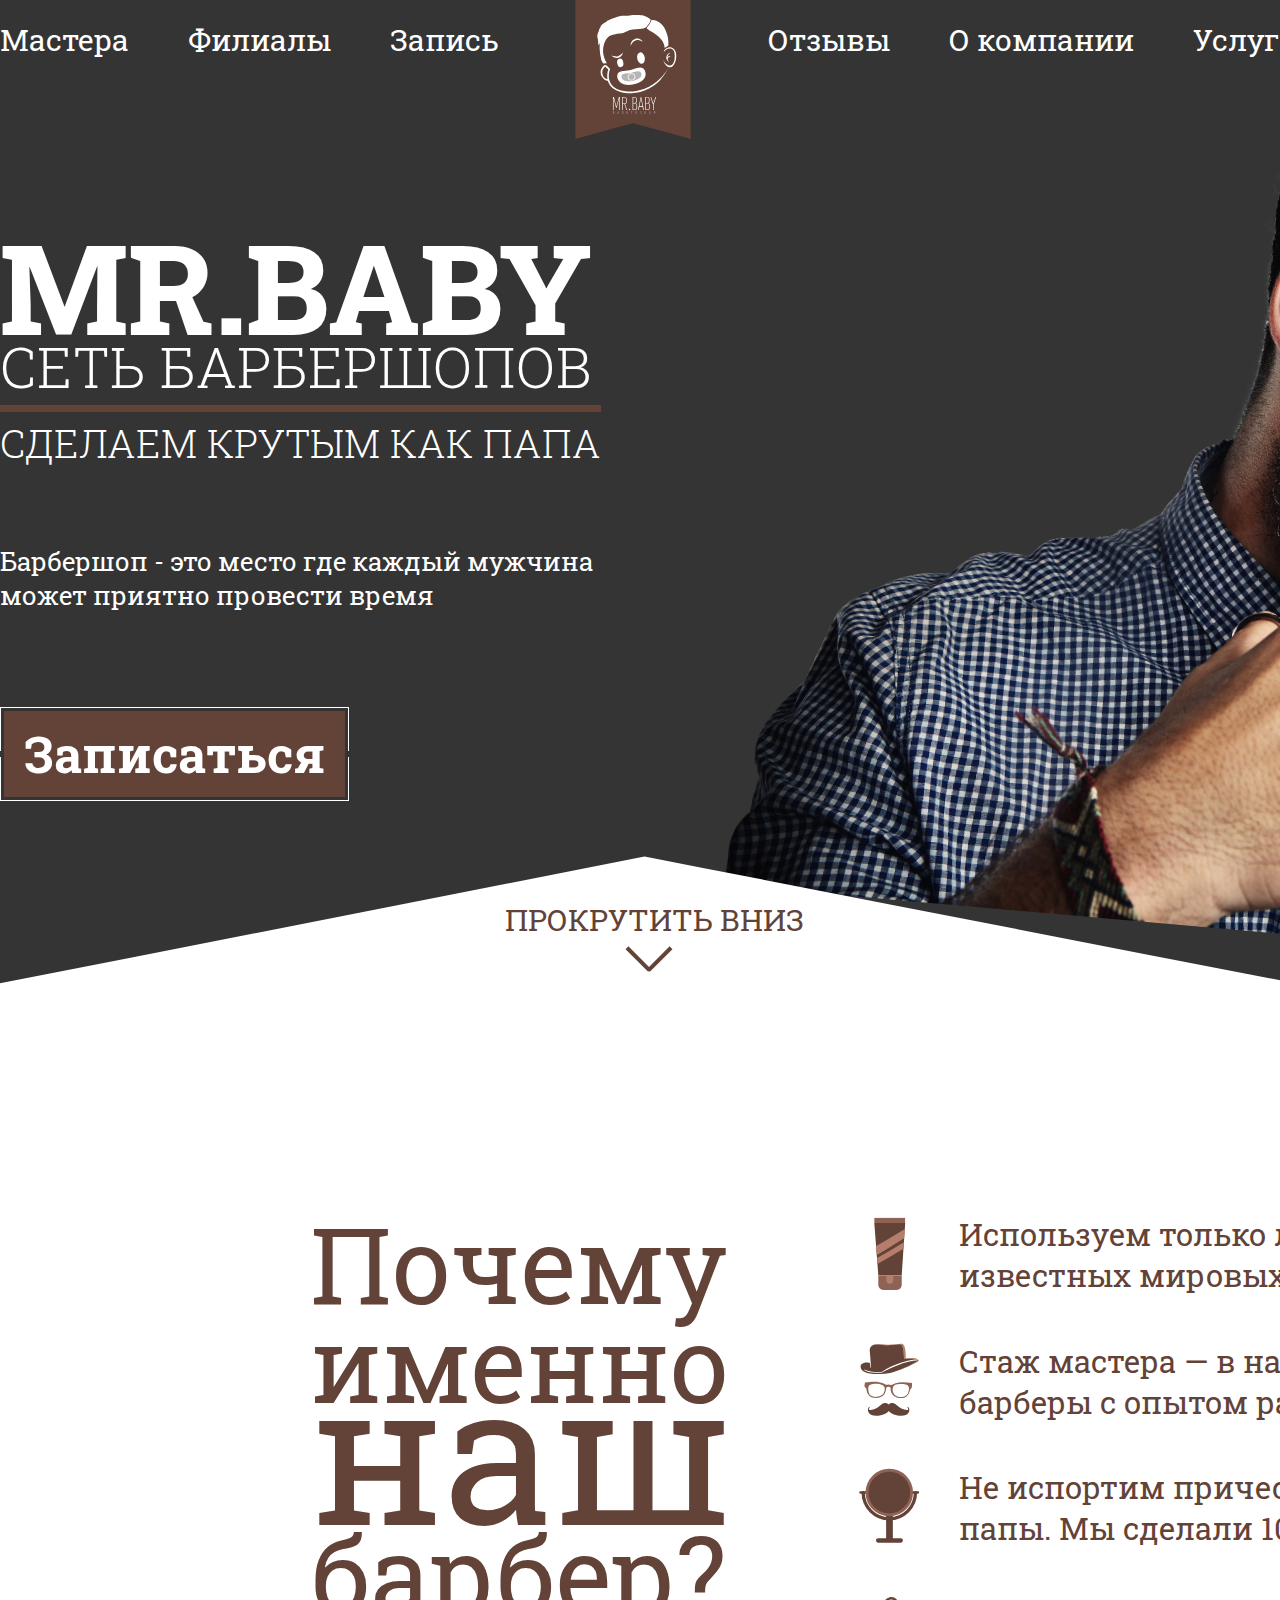
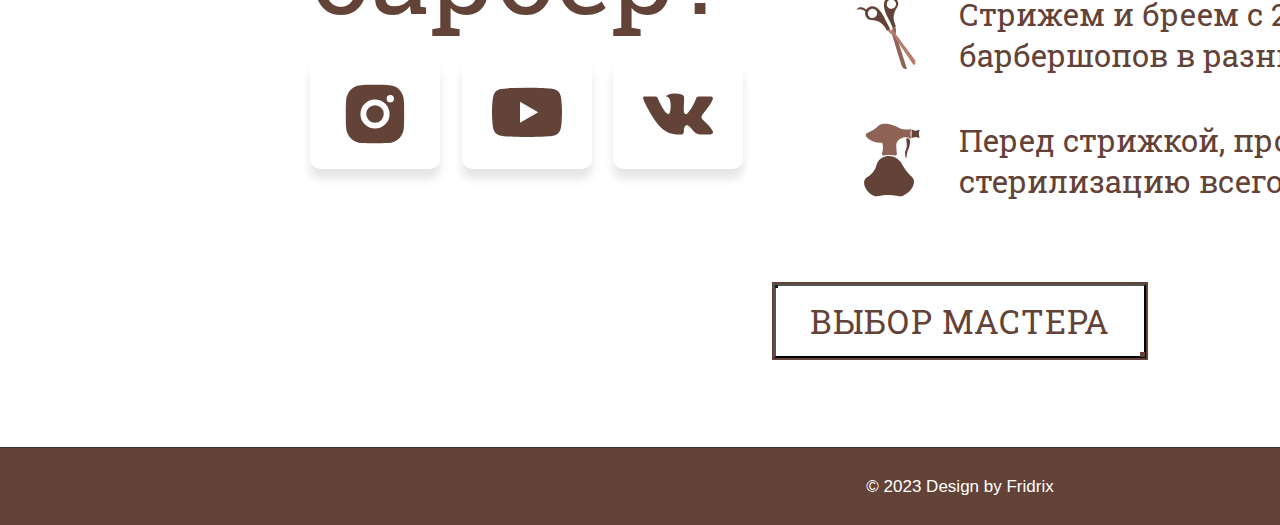
<file: index.html>
<!DOCTYPE html>
<html lang="en">

<head>
    <meta charset="UTF-8">
    <meta http-equiv="X-UA-Compatible" content="IE=edge">
    <meta name="viewport" content="width=device-width, initial-scale=1.0">
    <link rel="stylesheet" href="style.css" type="text/css" />
    <link href='https://fonts.googleapis.com/css?family=Roboto Slab' rel='stylesheet'>
    <link href="https://cdn.jsdelivr.net/npm/bootstrap@5.3.0-alpha3/dist/css/bootstrap.min.css" rel="stylesheet" integrity="sha384-KK94CHFLLe+nY2dmCWGMq91rCGa5gtU4mk92HdvYe+M/SXH301p5ILy+dN9+nJOZ" crossorigin="anonymous">
<script src="https://cdn.jsdelivr.net/npm/bootstrap@5.3.0-alpha3/dist/js/bootstrap.bundle.min.js" integrity="sha384-ENjdO4Dr2bkBIFxQpeoTz1HIcje39Wm4jDKdf19U8gI4ddQ3GYNS7NTKfAdVQSZe" crossorigin="anonymous"></script>

    <title>Mr.Baby</title>
    <style>
        * {
            margin: 0;
            padding: 0;
        }
    </style>
    <style>
        body {
            font-family: 'Roboto Slab';
        }
        </style>
</head>

<body class="text-bg-dark">
    <div class="mov">
        <img src="movemove.png" alt="" width="1429px" height="999p">
    </div>
    <div class="navigation">
        <div class="navigationflex">
        <ul>
            <li><a href="index3.html">Мастера</a></li>
            <li><a href="#">Филиалы</a></li>
            <li><a href="#">Запись</a></li>
            <li id="logo"><a href="index.html"> <img src="logo.svg" width="150" height="160"></a></li>
            <li><a href="#">Отзывы</a></li>
            <li><a href="index2.html">О компании</a></li>
            <li><a href="#">Услуги</a></li>
        </ul>
    </div>
    </div>
    <div class="body2">
        <div class="body3">
            <div class="h1">
                <h1> MR.BABY</h1>
            </div>
            <div class="h2">
                <h2>СЕТЬ БАРБЕРШОПОВ</h2>
            </div>
            <div class="h3">
                <h3>СДЕЛАЕМ КРУТЫМ КАК ПАПА</h3>
            </div>
            <div>
                <h4>Барбершоп - это место где каждый мужчина<br>
                    может приятно провести время</h4>
            </div>
            <div class="polygon">
                <img src="poly.svg" alt="">
    
            </div>
            <div><a href="#" style="text-decoration: none;"><button class="button">
                        <span class="button_lg">
                            <span class="button_sl"></span>
                            <span class="button_text">Записаться</span>
                        </span></a>
                </button>

            </div>
        </div>
        <div id="h5">
            <h5>ПРОКРУТИТЬ ВНИЗ</h5>
            <div class="arrow">
                <div class="arrow-top"></div>
                <div class="arrow-bottom"></div>
            </div>

        </div>
    </div>
    <div class="body4">
        <div class="main">
            <div class="left-main">
                <div class="title-text">
                    <h1>Почему именно</h1>
                    <h2>наш</h2>
                    <h3>барбер?</h3>
                </div>
                <div class="social">
                    <div class="social-links">
                        <a href="https://sakhalife.ru/wp-content/uploads/2022/03/7b7e07f40cd7.jpg" target="_blank"
                            style="text-decoration: none;">
                            <div id="twitter" class="social-btn flex-center">
                                <svg xmlns="http://www.w3.org/2000/svg" viewBox="0 0 24 24 ">
                                    <g>
                                        <path fill="none" d="M0 0h24v24H0z" />
                                        <path fill-rule="nonzero"
                                            d="M12 2c2.717 0 3.056.01 4.122.06 1.065.05 1.79.217 2.428.465.66.254 1.216.598 1.772 1.153a4.908 4.908 0 0 1 1.153 1.772c.247.637.415 1.363.465 2.428.047 1.066.06 1.405.06 4.122 0 2.717-.01 3.056-.06 4.122-.05 1.065-.218 1.79-.465 2.428a4.883 4.883 0 0 1-1.153 1.772 4.915 4.915 0 0 1-1.772 1.153c-.637.247-1.363.415-2.428.465-1.066.047-1.405.06-4.122.06-2.717 0-3.056-.01-4.122-.06-1.065-.05-1.79-.218-2.428-.465a4.89 4.89 0 0 1-1.772-1.153 4.904 4.904 0 0 1-1.153-1.772c-.248-.637-.415-1.363-.465-2.428C2.013 15.056 2 14.717 2 12c0-2.717.01-3.056.06-4.122.05-1.066.217-1.79.465-2.428a4.88 4.88 0 0 1 1.153-1.772A4.897 4.897 0 0 1 5.45 2.525c.638-.248 1.362-.415 2.428-.465C8.944 2.013 9.283 2 12 2zm0 5a5 5 0 1 0 0 10 5 5 0 0 0 0-10zm6.5-.25a1.25 1.25 0 0 0-2.5 0 1.25 1.25 0 0 0 2.5 0zM12 9a3 3 0 1 1 0 6 3 3 0 0 1 0-6z" />
                                    </g>
                                </svg> <span> MR.BABY</span>
                            </div>
                        </a>
                        <a href="https://www.youtube.com/" target="_blank" style="text-decoration: none;">
                            <div id="linkedin" class="social-btn flex-center">
                                <svg xmlns="http://www.w3.org/2000/svg" width="16" height="20" fill="currentColor"
                                    class="bi bi-youtube" viewBox="0 0 16 16">
                                    <path
                                        d="M8.051 1.999h.089c.822.003 4.987.033 6.11.335a2.01 2.01 0 0 1 1.415 1.42c.101.38.172.883.22 1.402l.01.104.022.26.008.104c.065.914.073 1.77.074 1.957v.075c-.001.194-.01 1.108-.082 2.06l-.008.105-.009.104c-.05.572-.124 1.14-.235 1.558a2.007 2.007 0 0 1-1.415 1.42c-1.16.312-5.569.334-6.18.335h-.142c-.309 0-1.587-.006-2.927-.052l-.17-.006-.087-.004-.171-.007-.171-.007c-1.11-.049-2.167-.128-2.654-.26a2.007 2.007 0 0 1-1.415-1.419c-.111-.417-.185-.986-.235-1.558L.09 9.82l-.008-.104A31.4 31.4 0 0 1 0 7.68v-.123c.002-.215.01-.958.064-1.778l.007-.103.003-.052.008-.104.022-.26.01-.104c.048-.519.119-1.023.22-1.402a2.007 2.007 0 0 1 1.415-1.42c.487-.13 1.544-.21 2.654-.26l.17-.007.172-.006.086-.003.171-.007A99.788 99.788 0 0 1 7.858 2h.193zM6.4 5.209v4.818l4.157-2.408L6.4 5.209z" />
                                </svg><span>MR.BABY</span>
                            </div>
                        </a>
                        <a href="https://vk.com/feed" target="_blank" style="text-decoration: none;">
                            <div id="github" class="social-btn flex-center">
                                <svg xmlns="http://www.w3.org/2000/svg" width="24" height="24" viewBox="0 0 24 24">
                                    <path class="st0"
                                        d="M13.162 18.994c.609 0 .858-.406.851-.915-.031-1.917.714-2.949 2.059-1.604 1.488 1.488 1.796 2.519 3.603 2.519h3.2c.808 0 1.126-.26 1.126-.668 0-.863-1.421-2.386-2.625-3.504-1.686-1.565-1.765-1.602-.313-3.486 1.801-2.339 4.157-5.336 2.073-5.336h-3.981c-.772 0-.828.435-1.103 1.083-.995 2.347-2.886 5.387-3.604 4.922-.751-.485-.407-2.406-.35-5.261.015-.754.011-1.271-1.141-1.539-.629-.145-1.241-.205-1.809-.205-2.273 0-3.841.953-2.95 1.119 1.571.293 1.42 3.692 1.054 5.16-.638 2.556-3.036-2.024-4.035-4.305-.241-.548-.315-.974-1.175-.974h-3.255c-.492 0-.787.16-.787.516 0 .602 2.96 6.72 5.786 9.77 2.756 2.975 5.48 2.708 7.376 2.708z" />
                                </svg><span>MR.BABY</span>
                            </div>
                        </a>
                    </div>
                </div>
            </div>
            <div id="rma">
                <div class="right-main">
                    <div class="text"><img src="2.svg" width="100px" height="80px" alt=""></div>
                    <div class="text">Используем только лучшую косметику, известных мировых брендов.</div>
                    <div class="text"><img src="4.svg" width="100px" height="80px" alt=""></div>
                    <div class="text">Стаж мастера — в нашей сети работают барберы с опытом работы от 3-х лет!</div>
                    <div class="text"><img src="1.svg" width="100px" height="77px" alt=""></div>
                    <div class="text">Не испортим прическу или бороду папы. Мы сделали 10000 стрижек!</div>
                    <div class="text"><img src="5.svg" width="100px" height="77px" alt=""></div>
                    <div class="text">Стрижем и бреем с 2018 года! 9 барбершопов в разных районах города.</div>
                    <div class="text"><img src="3.svg" width="100px" height="80px" alt=""></div>
                    <div class="text">Перед стрижкой, проводим полную стерилизацию всего оборудования. </div>
                </div>
            </div>
        </div>
        <div class="mainb">
            <div class="button-borders">
                <button class="primary-button"><a href="index3.html">ВЫБОР МАСТЕРА</a> 
                </button>
            </div>
        </div>

    </div>

    <footer>
        <div class="footer">
            <h1>© 2023 Design by Fridrix</h1>
        </div>
    </footer>


    <script>
        const arrow = document.querySelector('.arrow');
        arrow.addEventListener('click', function () {
            const footer = document.querySelector('.footer');
            const top = footer.offsetTop;
            window.scrollTo({
                top: top,
                behavior: 'smooth'
            });
        });
    </script>
</body>

</html>
</file>
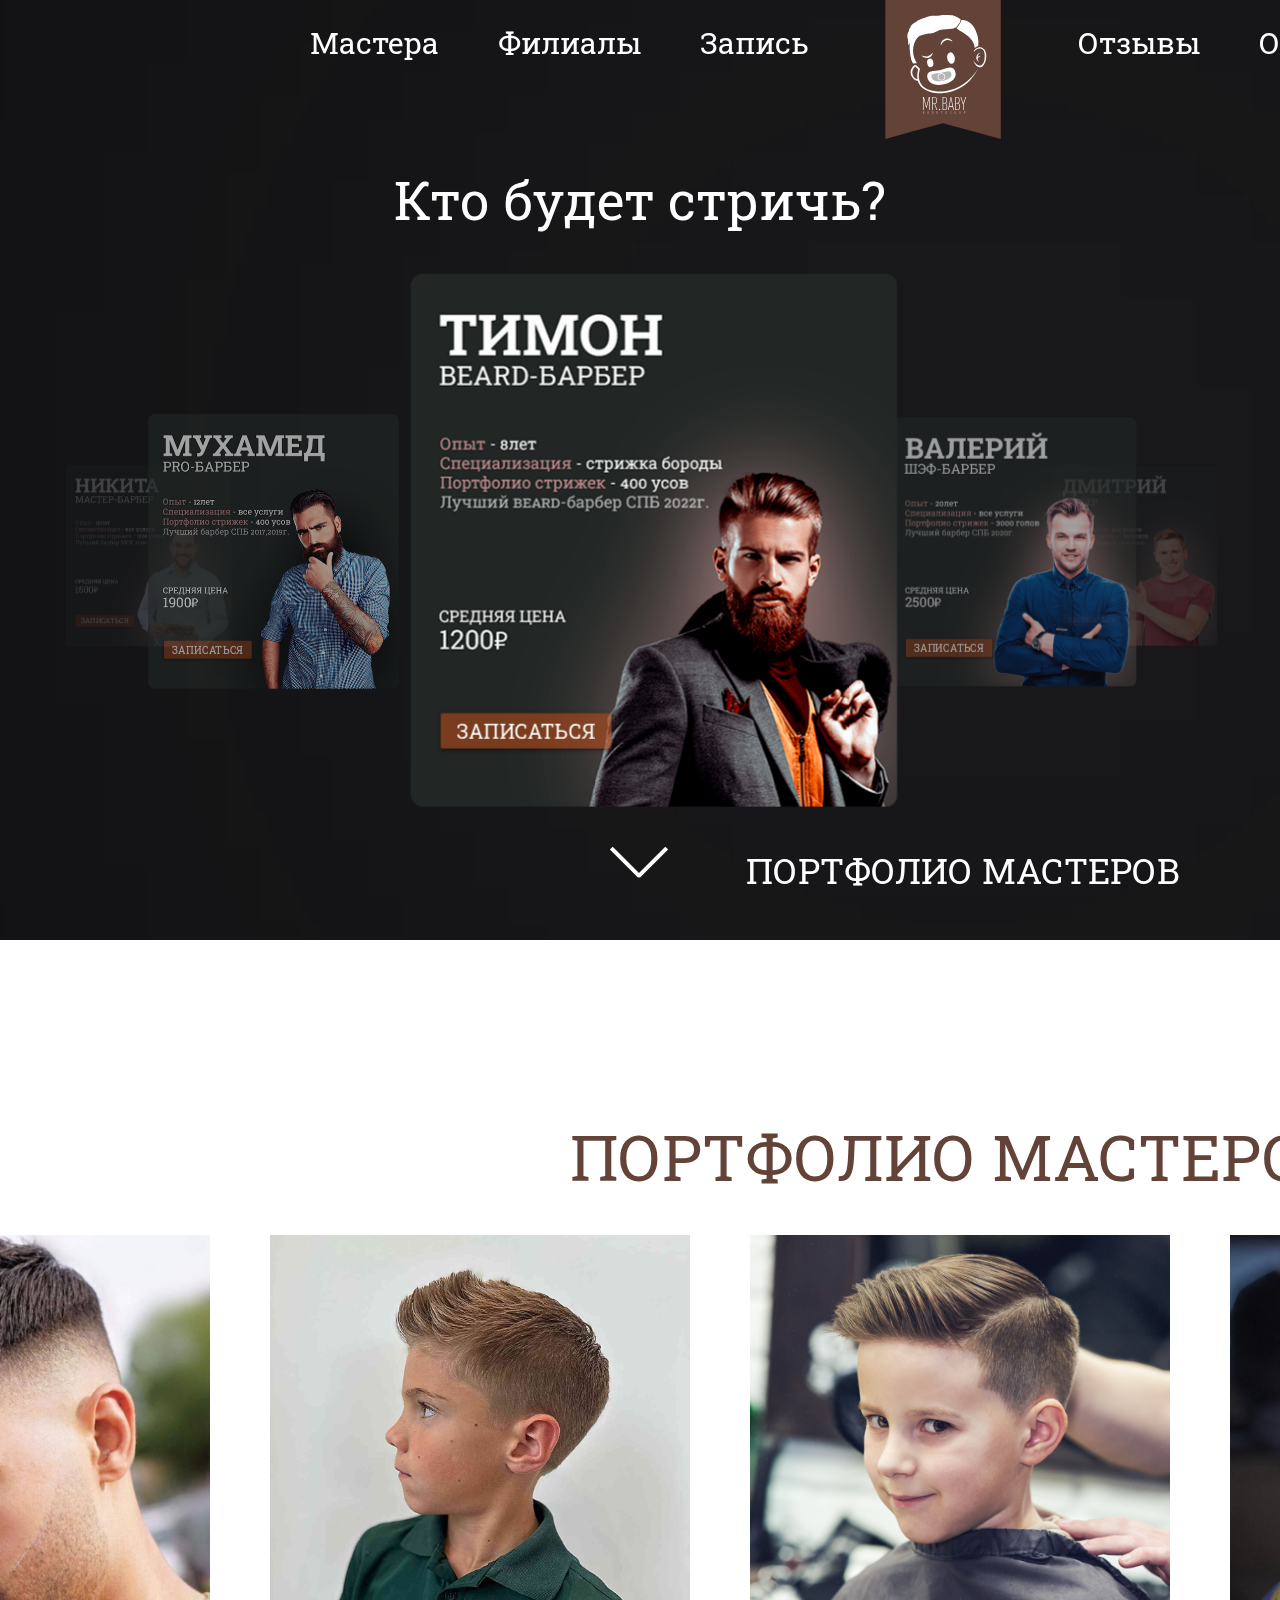
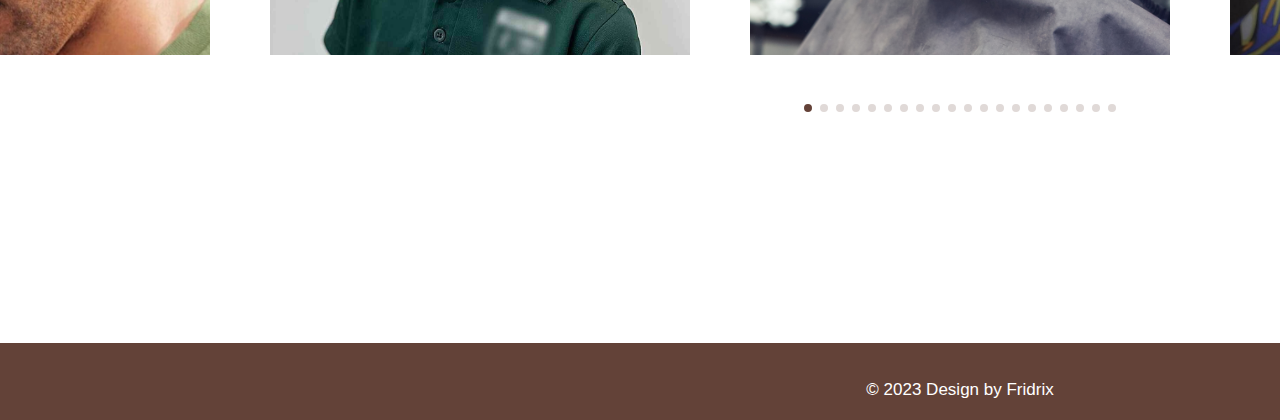
<file: index3.html>
<!DOCTYPE html>
<html lang="en">
<!--divinectorweb.com-->
<head>
    <meta charset="UTF-8">
    <title>МАСТЕРА</title> 
	
	<link href='https://fonts.googleapis.com/css?family=Roboto Slab' rel='stylesheet'>
    <link rel="stylesheet" href="https://cdnjs.cloudflare.com/ajax/libs/materialize/1.0.0/css/materialize.min.css">
    <link rel="stylesheet" href="style3.css">    
	<link rel="stylesheet" href="stylemin.css">
	<style>
		body {
			font-family: 'Roboto Slab';
		}
		</style>
</head>
<body>   
    <div class="navigation">
		<div class="navigationflex">
				<ul>
						<li><a href="index3.html">Мастера</a></li>
						<li><a href="#">Филиалы</a></li>
						<li><a href="#">Запись</a></li>
						<li id="logo"><a href="index.html"> <img src="logo.svg" width="150"
												height="160"></a></li>
						<li><a href="#">Отзывы</a></li>
						<li><a href="index2.html">О компании</a></li>
						<li><a href="#">Услуги</a></li>
				</ul>
		</div>
</div>
<div class="elipce">
</div>

<div id="bg">
	<h2>Кто будет стричь?</h2>
	<div class="carousel">
		<div class="carousel-item">
			<div class="card">
				<div class="img-area" style="background-image: url(11.png);"></div>
				<div class="container">
				<button class="btn">Записаться</button>
				</div>
			</div>
		</div>
		<div class="carousel-item">
			<div class="card">
				<div class="img-area" style="background-image: url(12.png);"></div>
				<div class="container">
				<button class="btn">Записаться</button>
				</div>
			</div>
		</div>
		<div class="carousel-item">
			<div class="card">
				<div class="img-area" style="background-image: url(13.png);"></div>
				<div class="container">
				<button class="btn">Записаться</button>
				</div>
			</div>
		</div>
		<div class="carousel-item">
			<div class="card">
				<div class="img-area" style="background-image: url(110.png);"></div>
				<div class="container">
				<button class="btn">Записаться</button>
				</div>
			</div>
		</div>
		<div class="carousel-item">
			<div class="card">
				<div class="img-area" style="background-image: url(19.png);"></div>
				<div class="container">
				<button class="btn">Записаться</button>
				</div>
			</div>
		</div>
	</div>
	<div id="h5">
		<h5>ПОРТФОЛИО МАСТЕРОВ</h5>
		<div class="arrow">
			<div class="arrow-top"></div>
			<div class="arrow-bottom"></div>
		</div>

	</div>
    
	
</div>
<div class="body2">
	<footer>
			<div class="nog">
					<div class="footer">
							<h1>© 2023 Design by Fridrix</h1>
					</div>
			</div>
	</footer>
	<div class="h11">
			<div id="h1">
					<h1>ПОРТФОЛИО МАСТЕРОВ</h1>
			</div>
	</div>

	<div class="swiper">
			<div class="swiper-wrapper">
					<!-- Slides -->
					<div class="swiper-slide"><img src="1.jpg" alt="" width="420px" height="420px">
					</div>
					<div class="swiper-slide"><img src="1.png" alt="" width="420px" height="420px">
					</div>
					<div class="swiper-slide"><img src="2.jpg" alt="" width="420px" height="420px">
					</div>
					<div class="swiper-slide"><img src="3.jpg" alt="" width="420px" height="420px">
					</div>
					<div class="swiper-slide"><img src="4.jpeg" alt="" width="420px" height="420px">
					</div>
					<div class="swiper-slide"><img src="5.jpg" alt="" width="420px" height="420px">
					</div>
					<div class="swiper-slide"><img src="6.jpg" alt="" width="420px" height="420px">
					</div>
					<div class="swiper-slide"><img src="7.jpg" alt="" width="420px" height="420px">
					</div>
					<div class="swiper-slide"><img src="8.jpg" alt="" width="420px" height="420px">
					</div>
					<div class="swiper-slide"><img src="9.jpg" alt="" width="420px" height="420px">
					</div>
					<div class="swiper-slide"><img src="10.jpg" alt="" width="420px" height="420px">
					</div>
					<div class="swiper-slide"><img src="11.jpg" alt="" width="420px" height="420px">
					</div>
					<div class="swiper-slide"><img src="12.jpeg" alt="" width="420px" height="420px">
					</div>
					<div class="swiper-slide"><img src="13.jpg" alt="" width="420px" height="420px">
					</div>
					<div class="swiper-slide"><img src="14.jpg" alt="" width="420px" height="420px">
					</div>
					<div class="swiper-slide"><img src="15.jpg" alt="" width="420px" height="420px">
					</div>
					<div class="swiper-slide"><img src="16.jpeg" alt="" width="420px" height="420px">
					</div>
					<div class="swiper-slide"><img src="18.jpg" alt="" width="420px" height="420px">
					</div>
					<div class="swiper-slide"><img src="15.jpg" alt="" width="420px" height="420px">
					</div>
					<div class="swiper-slide"><img src="17.jpg" alt="" width="420px" height="420px">
					</div>
			</div>
			<!-- If we need pagination -->
			<div class="swiper-pagination"></div>

			<!-- If we need navigation buttons -->
			<!-- <div class="swiper-button-prev"></div>
<div class="swiper-button-next"></div>
-->
	</div>
  
    <script
  src="https://cdnjs.cloudflare.com/ajax/libs/jquery/3.4.1/jquery.min.js"></script> 
  <script src="https://cdnjs.cloudflare.com/ajax/libs/materialize/1.0.0/js/materialize.min.js"></script>
  <script src="swiper-bundle.min.js"></script>
<script>
  $(document).ready(function(){
    $('.carousel').carousel({
			padding: 200
	});
	autoplay();
	function autoplay() {
		$('.carousel').carousel('next');
		setTimeout(autoplay, 4500);
	}
  });
</script>
<script>
	const swiper = new Swiper('.swiper', {
			// Optional parameters
			direction: 'horizontal',
			loop: true,
			slidesPerView: 4,
			centeredSlides: true,



			// If we need pagination
			pagination: {
					el: '.swiper-pagination',
					clickable: true,

			},

			// Navigation arrows
			navigation: {
					nextEl: '.swiper-button-next',
					prevEl: '.swiper-button-prev',
			},
			autoplay: {
					delay: 1000,
			},

	});
</script>
<script>
const arrow = document.querySelector('.arrow');

arrow.addEventListener('click', () => {
 
  const pageHeight = document.documentElement.scrollHeight;
 
  const currentPosition = window.pageYOffset || document.documentElement.scrollTop;
  
  const scrollAmount = pageHeight - currentPosition;
 
  const scrollOptions = {
    behavior: 'smooth',
    block: 'end',
  };
 
  window.scrollBy({ top: scrollAmount, ...scrollOptions });
});
</script>
</body>
</html>
</file>
<file: style.css>
body {
  padding: 0px;
  background: #343434;
}

.navigation a {
  position: relative;
  text-decoration: none;
  color: #ffffff !important;
}

.navigation a:before {
  content: "";
  position: absolute;
  width: 100%;
  height: 2px;
  bottom: 0;
  left: 0;
  margin-bottom: -4px;
  background-color: #ffffff;
  visibility: hidden;
  transform: scaleX(0);
  transition: all 0.3s ease-in-out 0s;
}

.navigation a:hover:before {
  visibility: visible;
  transform: scaleX(1);
}

/*------------------Верхнее меню---------------------- */
/*  */
.navigation a:hover {

  color: rgb(255, 255, 255);
}

.navigation a:visited {
  color: rgb(255, 255, 255);
}

.navigation a:active {

  color: rgb(255, 255, 255);
}

.navigation {
  margin-left: auto;
  margin-right: auto;
  position: relative;
  width: 1300px;
  height: 100px;
  background-color: rgba(255, 53, 191, 0);

}

.navigationflex{
  position: relative;
  justify-content: center;
  
}

.navigation ul {
  text-decoration: none;
  display: flex;
  justify-content:space-between;
  padding:0px;
  padding-top: 20px;

}

.navigation a {
  text-decoration: none;
}

.navigation li {

  display: inline;
  font-family: 'Roboto Slab';
  font-style: normal;
  font-weight: 400;
  /* margin: 35px;
  margin-top: 40px;
  margin-left: 34px; */
  font-size: 30px;
  /* line-height: 40px; */


}

#logo {
  position: relative;
  margin: 0px;
  font-family: 'Nunito', sans-serif;
}

#logo a {
  display: block;
}

#logo a img {
  position: relative;
  margin: 0px;
  bottom: 35px;
  transition: all 0.3s ease-in-out;
}

#logo a:hover img {
  margin: 0px;
  bottom: 26px;
}

#logo a {
  position: relative;
  text-decoration: none;
  color: #fff;
}

#logo a:before {
  content: "";
  position: absolute;
  width: 100%;
  height: 0px;
  bottom: 0;
  left: 0;
  margin-bottom: -4px;
  background-color: #ffffff;
  visibility: hidden;
  transform: scaleX(0);
  transition: all 0.3s ease-in-out 0s;
}

#logo a:hover:before {
  visibility: visible;
  transform: scaleX(1);
}

/*------------------------------------------------------*/

.body2 {
  position: relative;
  width: 1299px;
  height: 945px;
  display: flex;
  margin-left: auto;
  margin-right: auto;
  background: #4ee04100;

}

.body3 {
  display: flex;
  flex-direction: column;
  background: #fc060600;
  position: relative;
  height: 945px;
}

.body3 h1 {

  position: relative;
  font-family: 'Roboto Slab';
  font-style: normal;
  font-weight: 800;
  font-size: 125px;
  line-height: 173px;
  color: #FFFFFF;
  top: 100px;
}

.body3 h2 {

  position: relative;
  font-family: 'Roboto Slab';
  font-style: normal;
  font-weight: 300;
  font-size: 56px;
  line-height: 77px;
  color: #FFFFFF;
  top: 55px;
  border-bottom: 7px solid #634238;
}

.body3 h3 {
  position: relative;
  font-family: 'Roboto Slab';
  font-style: normal;
  font-weight: 300;
  font-size: 38.8px;
  top: 60px;
  color: #FFFFFF;


}

.body3 h4 {
  position: relative;
  font-family: 'Roboto Slab';
  font-style: normal;
  font-weight: 400;
  font-size: 25.8612px;
  line-height: 34px;
  color: #FFFFFF;
  top: 135px;
}

/* Кнопка */
.button {
  top: 230px;
  position: relative;
  -moz-appearance: none;
  -webkit-appearance: none;
  appearance: none;
  border: none;
  background: none;
  color: #0f1923;
  cursor: pointer;
  position: relative;
  padding: 4px;
  margin-bottom: 20px;
  font-family: 'Roboto Slab';
  font-weight: bolder;
  font-size: 50px;
  transition: all .15s ease;
}

.button::before,
.button::after {
  content: '';
  display: block;
  position: absolute;
  right: 0;
  left: 0;
  height: calc(50% - 4px);
  border: 1px solid #fff;
  transition: all .15s ease;
}

.button::before {
  top: 0;
  border-bottom-width: 0;
}

.button::after {
  bottom: 0;
  border-top-width: 0;
}

.button:active,
.button:focus {
  outline: none;
}

.button:active::before,
.button:active::after {
  right: 3px;
  left: 3px;
}

.button:active::before {
  top: 3px;
}

.button:active::after {
  bottom: 3px;
}

.button_lg {
  position: relative;
  display: block;
  padding: 10px 20px;
  color: #fff;
  background-color: #634238;
  overflow: hidden;
  box-shadow: inset 0px 0px 0px 1px transparent;
}

.button_lg::before {
  content: '';
  display: block;
  position: absolute;
  top: 0;
  left: 0;
  width: 2px;
  height: 2px;
  background-color: #634238;
}

.button_lg::after {
  content: '';
  display: block;
  position: absolute;
  right: 0;
  bottom: 0;
  width: 4px;
  height: 4px;
  background-color: #634238;
  transition: all .2s ease;
}

.button_sl {
  display: block;
  position: absolute;
  top: 0;
  bottom: -1px;
  left: -8px;
  width: 0;
  background-color: #ff4655;
  transform: skew(-15deg);
  transition: all .2s ease;
}

.button_text {
  position: relative;
}

.button:hover {
  color: #0f1923;
}

.button:hover .button_sl {
  width: calc(100% + 20px);
}

.button:hover .button_lg::after {
  background-color: #ff4655;
}

/* Кнопка */

/* Прокрутка сайта */
.polygon {
  width: 1920px;
  height: 300px;
  position: absolute;
  display: flex;
  left: -310px;
  bottom: 0px;

}

.body2 

/*  */
.mov {
 
  position: absolute;
  bottom: -40px;
  transform: rotate(5deg);
  left: 660px;
}
.mov img{
  position: absolute;
  bottom: -40px;
  transform: rotate(5deg);
  left: 660px;
}
/* -----------------------------------Вторая часть страницы------------------------------------------- */
.body4 {
  position: relative;
  bottom: 0.8px;
  width: 1920px;
  height: 1003px;
  background-color: white;
}

.main {
  position: relative;
  display: flex;
  margin-left: auto;
  margin-right: auto;
  top: 170px;
  width: 1300px;
  height: 588px;
  background-color: #24242400;
}

.mainb {
  position: relative;
  display: flex;
  margin-left: auto;
  margin-right: auto;
  top: 170px;
  width: 1300px;
  height: 100px;
  background-color: #24242400;

}

.left-main {
  width: 433px;
  height: 588px;
  background-color: #00000000;
}

.title-text h1 {
  font-family: 'Roboto Slab';
  font-style: normal;
  font-weight: 400;
  font-size: 106.415px;
  line-height: 93.38%;
  color: #634238;
}

.title-text h2 {
  font-family: 'Roboto Slab';
  font-style: normal;
  font-weight: 400;
  font-size: 196.869px;
  line-height: 38.38%;
  color: #634238;
}

.title-text h3 {
  font-family: 'Roboto Slab';
  font-style: normal;
  font-weight: 400;
  font-size: 107.302px;
  line-height: 160.38%;
  color: #634238;
}

/* -----------------------social-------------------------------*/
.social-links,
.flex-center {
  display: flex;
  justify-content: center;
  align-items: center;
}

.social {
  
  width: 433px;
  height: 112px;

}

.social-links {
  justify-content: space-between;
  display: flex;
}

.social-btn {
  cursor: pointer;
  height: 110px;
  width: 130px;
  font-family: 'Roboto Slab';
  color: #333;
  border-radius: 10px;
  font-size: 17px;
  box-shadow: 0px 10px 10px rgba(0, 0, 0, 0.1);
  background: white;

  display: flex;
  transition: 0.3s;

}

.social-btn svg {
  height: 70px;
  width: 70px;
}

.social-btn span {
  width: 0px;
  overflow: hidden;
  transition: 0.3s;
  text-align: center;
  /* margin-left: 5px; */
}

.social-btn:hover {
  width: 170px;
  border-radius: 10px;
}

.social-btn:hover span {
  padding: 2px;
  width: 90px;
}

#twitter svg {
  fill: #634238;
}

#linkedin svg {
  fill: #634238;
}

#github {
  fill: #634238;
}

/* -------------------------------------------------------*/
/* ----------------------Описание------------------------ */
.right-main {
  justify-content: flex-end;
  display: grid;
  grid-template-columns: 100px 650px;
  grid-template-rows: 82px 82px 82px 82px 82px;
  grid-column-gap: 20px;
  grid-row-gap: 44.5px;
}

#rma {
  width: 866px;
  height: 588px;

}

.text {
  text-align: left;
  /* border: 2px solid rgb(255, 1, 1); */
  font-family: 'Roboto Slab';
  font-style: normal;
  font-weight: 400;
  font-size: 31px;
  line-height: 41px;

  color: #634238;
}

/* -------------------Кнопка2----------------------------------- */
.primary-button {

  cursor: pointer;
  font-size: 13px;
  font-weight: bold;
  letter-spacing: 0.05rem;
  /* border: 1px solid #0e182200; */
  padding: 0.8rem 2.1rem;
  background-image: url("data:image/svg+xml,%3Csvg xmlns='http://www.w3.org/2000/svg' viewBox='0 0 531.28 200'%3E%3Cdefs%3E%3Cstyle%3E .shape %7B fill: %23FF4655 /* fill: %230E1822; */ %7D %3C/style%3E%3C/defs%3E%3Cg id='Layer_2' data-name='Layer 2'%3E%3Cg id='Layer_1-2' data-name='Layer 1'%3E%3Cpolygon class='shape' points='415.81 200 0 200 115.47 0 531.28 0 415.81 200' /%3E%3C/g%3E%3C/g%3E%3C/svg%3E%0A");
  background-color: #0e182200;
  background-size: 200%;
  background-position: 200%;
  background-repeat: no-repeat;
  transition: 0.3s ease-in-out;
  transition-property: background-position, border, color;
  position: relative;
  z-index: 1;
  font-family: 'Roboto Slab';
  font-style: normal;
  font-weight: 400;
  font-size: 33.3585px;
  line-height: 44px;
  /* identical to box height */

  text-align: center;

  color: #634238;
}

.primary-button:hover {
  border: 1px solid #634238;
  color: white;
  background-position: 50%;
}

.primary-button:before {
  content: "";
  position: absolute;
  background-color: #0E1822;
  width: 0.2rem;
  height: 0.2rem;
  top: -1px;
  left: -1px;
  transition: background-color 0.15s ease-in-out;
}

.primary-button:hover:before {
  background-color: white;
}

.primary-button:hover:after {
  background-color: white;
}

.primary-button:after {
  content: "";
  position: absolute;
  background-color: #634238;
  width: 0.3rem;
  height: 0.3rem;
  bottom: -1px;
  right: -1px;
  transition: background-color 0.15s ease-in-out;
}

.button-borders {
  border: 2px solid #634238;
  top: 80px;
  position: relative;
  display: flex;
  margin-left: auto;
  margin-right: auto;
  width: fit-content;
  height: fit-content;
}

.button-borders:before {
  content: "";
  position: absolute;
  width: calc(100% + 0.5em);
  height: 50%;
  left: -0.3em;
  top: -0.3em;
  /* border: 1px solid #0E1822; */
  border-bottom: 0px;
  /* opacity: 0.3; */
}

.button-borders:after {
  content: "";
  position: absolute;
  width: calc(100% + 0.5 em);
  height: 50%;
  left: -0.3em;
  bottom: -0.3em;
  /* border: 1px solid #0E1822; */
  border-top: 0px;
  /* opacity: 0.3; */
  z-index: 0;
}

.shape {
  fill: #0E1822;
}
.primary-button a{
text-decoration: none;
color: #634238;
}
/* ------------------------------------------------------------ */




/* -------------------------------------------------------------------------------------*/




/*-------------------------Футер------------------------- */
.footer {
  width: 1920px;
  height: 77px;
  background-color: #634238;
  display: flex;
  justify-content: center;
  position: relative;
  align-items: center;
}

.footer h1 {
  font-family: 'Segoe UI', Tahoma, Geneva, Verdana, sans-serif;
  font-style: normal;
  font-weight: 300;
  font-size: 17px;
  line-height: 22px;
  text-align: center;
  color: #FFFFFF;
}

/*------------------------------------------------------- */

#h5 h5 {
  position: absolute;
  font-family: 'Roboto Slab';
  font-style: normal;
  font-weight: 400;
  font-size:30px;
  color: #634238;
  left: 505px;
  top: 800px;
}

.arrow {
  cursor: pointer;
  height: 60px;
  left: 48.55%;
  position: absolute;

  top: 88%;
  display: block;
  transform: translateX(-50%) translateY(-50%);
  transition: transform 0.1s;
  width: 40px;
  transform: rotate(90deg);

}

.arrow-top,
.arrow-bottom {
  background-color: #634238;
  height: 4px;
  left: -5px;
  position: absolute;
  top: 50%;
  width: 80%;
}

.arrow-top:after,
.arrow-bottom:after {
  background-color: #d3cdcd;
  content: "";
  height: 100%;
  position: absolute;
  top: 0;
  transition: all 0.15s;
}

.arrow-top {
  transform: rotate(45deg);
  transform-origin: bottom right;
}

.arrow-top:after {
  left: 100%;
  right: 0;
  transition-delay: 0s;
}

.arrow-bottom {
  transform: rotate(-45deg);
  transform-origin: top right;
}

.arrow-bottom:after {
  left: 0;
  right: 100%;
  transition-delay: 0.15s;
}

.arrow:hover .arrow-top:after {
  left: 0;
  transition-delay: 0.15s;
}

.arrow:hover .arrow-bottom:after {
  right: 0;
  transition-delay: 0s;
}

.arrow:active {
  transform: translateX() translateY(-50%) scale(0.9);
}
</file>
<file: style3.css>
body {
  margin: 0;
  padding: 0;
  background: #121214;
}

h2 {
  position: relative;
  top: 60px;
  font-family: 'Roboto Slab', serif;
  color: #fff;
  text-align: center;
  margin: 40px 0 -50px;
  padding-bottom: 20px;
  /* background-image: url(img/border.png); */
  background-repeat: no-repeat;
  background-position: center bottom;
}

.carousel {
  top: 25px;
  position: relative;
  display: flex;
  align-items: center;
  height: 800px;
  perspective: 200px;
}

.carousel .carousel-item {
  width: 640px;
  height: 600px;
}

.card {
  box-shadow: 0 4px 8px 0 rgba(0, 0, 0, 0.2);
  max-width: 500px;
  margin: auto;
  text-align: center;
  /* border-radius: 10px; */
  height: 0px;
}

.btn {
  position: relative;
  bottom: 100px;
  font-family: 'Roboto Slab', serif;
  font-size: 20px;
  right: 130px;
  background: #b94d1a96;

}

.img-area {
  border-radius: 10px 10px 0 0;
  height: 550px;
  background-size: cover;
  background-position: center center;
}

h4 {
  font-size: 35px;
  line-height: 1.5;
  margin: 15px 0;
  font-family: 'Bebas Neue', cursive;
}

.card p {
  font-size: 17px;
}

.container {
  padding: 2px 16px;
}

.navigation a {
  position: relative;
  text-decoration: none;
  color: #ffffff !important;
}

.navigation a:before {
  content: "";
  position: absolute;
  width: 100%;
  height: 2px;
  bottom: 0;
  left: 0;
  margin-bottom: -4px;
  background-color: #ffffff;
  visibility: hidden;
  transform: scaleX(0);
  transition: all 0.3s ease-in-out 0s;
}

.navigation a:hover:before {
  visibility: visible;
  transform: scaleX(1);
}

#bg {
  top: 70px;
  position: relative;

  min-height: 100vh;

}

/*------------------Верхнее меню---------------------- */
/*  */
.navigation a:hover {

  color: rgb(255, 255, 255);
}

.navigation a:visited {
  color: rgb(255, 255, 255);
}

.navigation a:active {

  color: rgb(255, 255, 255);
}

.navigation {
  top: -15px;
  z-index: 1;
  /* margin-left: auto;
    margin-right: auto; */
  position: absolute;
  display: flex;
  justify-content: center;
  width: 1920px;
  height: 100px;
  background-color: rgba(255, 53, 191, 0);

}

.navigationflex {
  width: 1300px;
  height: 100px;
}

.navigation ul {
  text-decoration: none;
  display: flex;
  justify-content: space-between;
  padding: 0px;
  padding-top: 20px;

}

.navigation a {
  text-decoration: none;
}

.navigation li {

  display: inline;
  font-family: 'Roboto Slab';
  font-style: normal;
  font-weight: 400;
  /* margin: 35px;
    margin-top: 40px;
    margin-left: 34px; */
  font-size: 30px;
  /* line-height: 40px; */


}

#logo {
  position: relative;
  margin: 0px;
  font-family: 'Nunito', sans-serif;
}

#logo a {
  display: block;
}

#logo a img {
  position: relative;
  margin: 0px;
  bottom: 35px;
  transition: all 0.3s ease-in-out;
}

#logo a:hover img {
  margin: 0px;
  bottom: 26px;
}

#logo a {
  position: relative;
  text-decoration: none;
  color: #ffffff;
}

#logo a:before {
  content: "";
  position: absolute;
  width: 100%;
  height: 0px;
  bottom: 0;
  left: 0;
  margin-bottom: -4px;
  background-color: #ffffff;
  visibility: hidden;
  transform: scaleX(0);
  transition: all 0.3s ease-in-out 0s;
}

#logo a:hover:before {
  visibility: visible;
  transform: scaleX(1);
}

.elipce {
  position: absolute;
  width: 530px;
  height: 519px;
  left: 700px;
  top: 250px;
  background: #424242;
  filter: blur(600px);
}


/* -- */
/* .swiper-button-prev{ */
/* background-color: #644238; */
/* } */
/* .swiper-button-next{ */
/* background-color: #644238; */

/* } */
.swiper-button-prev::after,
.swiper-button-next::after {
  color: #ffffff;
}

.swiper-pagination-bullet {
  border: 2px solid #644238;
  width: 10px;
  height: 10px;
  background: #634238 !important;
  
}

.swiper-pagination-bullet-active {
  background-color: #644238;
  
}

.body2 {
  display: flex;
  align-items: center;
  position: relative;

  width: 1920px;
  height: 1080px;
  background-color: #ffffff;
}

.h11 {
  display: flex;
  position: absolute;
  z-index: 1;
  margin-left: 570px;
  height: 800px !important;
  font-family: 'Roboto Slab';

}

#h1 {
  /* position: absolute; */
  justify-content: center;
  color: #634238;

}

.gallery {
  font-family: 'Roboto Slab';
  font-size: 25px;
}

.buttonnn a {
  top: 445px;
  left: 30px;
  position: absolute;
  text-decoration: none;
  color: #FFFFFF;
  display: inline-block;
  padding: 10px;
  background-color: #63423886;
  padding-top: 3px;
  padding-bottom: 3px;
  border: 2px solid #ffffff;


}

.buttonnn a:hover {
  background-color: #b68b7ab6;
  border-color: #cea18fb6;
  color: #999999b6;
  ;


}

.gallery-item {
  position: relative;
  text-align: center;
  max-width: 500px;
}

.gallery-item img {
  text-align: center;
  max-width: 100%;
  height: auto;
}

.gallery-item .tetx {
  /* padding: 20px; */
  text-align: center;
}

#h5 h5 {
  position: absolute;
  font-family: 'Roboto Slab';
  font-style: normal;
  font-weight: 400;
  font-size: 35px;
  color: #ffffff;
  left: 746px;
  top: 725px;
}

.arrow {
  cursor: pointer;
  height: 60px;
  left: 48.55%;
  position: absolute;

  top: 80%;
  display: block;
  transform: translateX(-50%) translateY(-50%);
  transition: transform 0.1s;
  width: 40px;
  transform: rotate(90deg);

}

.arrow-top,
.arrow-bottom {
  background-color: #ffffff;
  height: 4px;
  left: -5px;
  position: absolute;
  top: 50%;
  width: 100%;
}

.arrow-top:after,
.arrow-bottom:after {
  background-color: #634238;
  content: "";
  height: 100%;
  position: absolute;
  top: 0;
  transition: all 0.15s;
}

.arrow-top {
  transform: rotate(45deg);
  transform-origin: bottom right;
}

.arrow-top:after {
  left: 100%;
  right: 0;
  transition-delay: 0s;
}

.arrow-bottom {
  transform: rotate(-45deg);
  transform-origin: top right;
}

.arrow-bottom:after {
  left: 0;
  right: 100%;
  transition-delay: 0.15s;
}

.arrow:hover .arrow-top:after {
  left: 0;
  transition-delay: 0.15s;
}

.arrow:hover .arrow-bottom:after {
  right: 0;
  transition-delay: 0s;
}

.arrow:active {
  transform: translateX() translateY(-50%) scale(0.9);
}

/* Прокрутка сайта */
/*-------------------------Футер------------------------- */
.nog {
  height: 540px;
  position: absolute;
  display: flex;
  align-items: end;
}

.footer {
  width: 1920px;
  height: 77px;
  background-color: #634238;
  display: flex;
  justify-content: center;

  align-items: center;
}

.footer h1 {
  font-family: 'Segoe UI', Tahoma, Geneva, Verdana, sans-serif;
  font-style: normal;
  font-weight: 400;
  font-size: 17px;
  line-height: 22px;
  text-align: center;
  color: #FFFFFF;
}

/*------------------------------------------------------- */
</file>
<file: stylemin.css>
/**
 * Swiper 9.2.1
 * Most modern mobile touch slider and framework with hardware accelerated transitions
 * https://swiperjs.com
 *
 * Copyright 2014-2023 Vladimir Kharlampidi
 *
 * Released under the MIT License
 *
 * Released on: April 14, 2023
 */

@font-face {
    font-family: swiper-icons;
    src: url('data:application/font-woff;charset=utf-8;base64, [base64]//wADZ2x5ZgAAAywAAADMAAAD2MHtryVoZWFkAAABbAAAADAAAAA2E2+eoWhoZWEAAAGcAAAAHwAAACQC9gDzaG10eAAAAigAAAAZAAAArgJkABFsb2NhAAAC0AAAAFoAAABaFQAUGG1heHAAAAG8AAAAHwAAACAAcABAbmFtZQAAA/gAAAE5AAACXvFdBwlwb3N0AAAFNAAAAGIAAACE5s74hXjaY2BkYGAAYpf5Hu/j+W2+MnAzMYDAzaX6QjD6/4//Bxj5GA8AuRwMYGkAPywL13jaY2BkYGA88P8Agx4j+/8fQDYfA1AEBWgDAIB2BOoAeNpjYGRgYNBh4GdgYgABEMnIABJzYNADCQAACWgAsQB42mNgYfzCOIGBlYGB0YcxjYGBwR1Kf2WQZGhhYGBiYGVmgAFGBiQQkOaawtDAoMBQxXjg/wEGPcYDDA4wNUA2CCgwsAAAO4EL6gAAeNpj2M0gyAACqxgGNWBkZ2D4/wMA+xkDdgAAAHjaY2BgYGaAYBkGRgYQiAHyGMF8FgYHIM3DwMHABGQrMOgyWDLEM1T9/w8UBfEMgLzE////P/5//f/V/xv+r4eaAAeMbAxwIUYmIMHEgKYAYjUcsDAwsLKxc3BycfPw8jEQA/[base64]/uznmfPFBNODM2K7MTQ45YEAZqGP81AmGGcF3iPqOop0r1SPTaTbVkfUe4HXj97wYE+yNwWYxwWu4v1ugWHgo3S1XdZEVqWM7ET0cfnLGxWfkgR42o2PvWrDMBSFj/IHLaF0zKjRgdiVMwScNRAoWUoH78Y2icB/yIY09An6AH2Bdu/UB+yxopYshQiEvnvu0dURgDt8QeC8PDw7Fpji3fEA4z/PEJ6YOB5hKh4dj3EvXhxPqH/SKUY3rJ7srZ4FZnh1PMAtPhwP6fl2PMJMPDgeQ4rY8YT6Gzao0eAEA409DuggmTnFnOcSCiEiLMgxCiTI6Cq5DZUd3Qmp10vO0LaLTd2cjN4fOumlc7lUYbSQcZFkutRG7g6JKZKy0RmdLY680CDnEJ+UMkpFFe1RN7nxdVpXrC4aTtnaurOnYercZg2YVmLN/d/gczfEimrE/fs/bOuq29Zmn8tloORaXgZgGa78yO9/cnXm2BpaGvq25Dv9S4E9+5SIc9PqupJKhYFSSl47+Qcr1mYNAAAAeNptw0cKwkAAAMDZJA8Q7OUJvkLsPfZ6zFVERPy8qHh2YER+3i/BP83vIBLLySsoKimrqKqpa2hp6+jq6RsYGhmbmJqZSy0sraxtbO3sHRydnEMU4uR6yx7JJXveP7WrDycAAAAAAAH//wACeNpjYGRgYOABYhkgZgJCZgZNBkYGLQZtIJsFLMYAAAw3ALgAeNolizEKgDAQBCchRbC2sFER0YD6qVQiBCv/H9ezGI6Z5XBAw8CBK/m5iQQVauVbXLnOrMZv2oLdKFa8Pjuru2hJzGabmOSLzNMzvutpB3N42mNgZGBg4GKQYzBhYMxJLMlj4GBgAYow/P/PAJJhLM6sSoWKfWCAAwDAjgbRAAB42mNgYGBkAIIbCZo5IPrmUn0hGA0AO8EFTQAA');
    font-weight: 400;
    font-style: normal
}

:root {
    --swiper-theme-color: #007aff
}
.swiper-slide img{
   
}

.swiper,swiper-container {
    margin: 0 auto;
    top: 0px;
    position: relative;
    overflow: hidden;
    list-style: none;
    padding: 0;
    z-index: 1;
    display: flex;
    height: 490px;
    width: 1920px;
    justify-content: center;
    align-items: center;
}

.swiper-vertical>.swiper-wrapper {
    flex-direction: column
    
}

.swiper-wrapper {
    
    position: relative;
    width: 100%;
    height: 100%;
    z-index: 1;
    display: flex;
    align-items: center;
    transition-property: transform;
    transition-timing-function: var(--swiper-wrapper-transition-timing-function, initial);
    box-sizing: content-box;
}

.swiper-android .swiper-slide,
.swiper-wrapper {
    transform: translate3d(0px, 0, 0)
}

.swiper-horizontal {
    touch-action: pan-y
}

.swiper-vertical {
    touch-action: pan-x
}

.swiper-slide,
swiper-slide {
    flex-shrink: 0;
    width: 100%;
    height: 100%;
    position: relative;
    transition-property: transform;
    display: flex;
    justify-content: center;
}

.swiper-slide-invisible-blank {
    visibility: hidden
}

.swiper-autoheight,
.swiper-autoheight .swiper-slide {
    height: auto
}

.swiper-autoheight .swiper-wrapper {
    align-items: flex-start;
    transition-property: transform, height
}

.swiper-backface-hidden .swiper-slide {
    transform: translateZ(0);
    -webkit-backface-visibility: hidden;
    backface-visibility: hidden
}

.swiper-3d.swiper-css-mode .swiper-wrapper {
    perspective: 1200px
}

.swiper-3d .swiper-wrapper {
    transform-style: preserve-3d
}

.swiper-3d {
    perspective: 1200px
}

.swiper-3d .swiper-cube-shadow,
.swiper-3d .swiper-slide,
.swiper-3d .swiper-slide-shadow,
.swiper-3d .swiper-slide-shadow-bottom,
.swiper-3d .swiper-slide-shadow-left,
.swiper-3d .swiper-slide-shadow-right,
.swiper-3d .swiper-slide-shadow-top {
    transform-style: preserve-3d
}

.swiper-3d .swiper-slide-shadow,
.swiper-3d .swiper-slide-shadow-bottom,
.swiper-3d .swiper-slide-shadow-left,
.swiper-3d .swiper-slide-shadow-right,
.swiper-3d .swiper-slide-shadow-top {
    position: absolute;
    left: 0;
    top: 0;
    width: 100%;
    height: 100%;
    pointer-events: none;
    z-index: 10
}

.swiper-3d .swiper-slide-shadow {
    background: rgba(0, 0, 0, .15)
}

.swiper-3d .swiper-slide-shadow-left {
    background-image: linear-gradient(to left, rgba(0, 0, 0, .5), rgba(0, 0, 0, 0))
}

.swiper-3d .swiper-slide-shadow-right {
    background-image: linear-gradient(to right, rgba(0, 0, 0, .5), rgba(0, 0, 0, 0))
}

.swiper-3d .swiper-slide-shadow-top {
    background-image: linear-gradient(to top, rgba(0, 0, 0, .5), rgba(0, 0, 0, 0))
}

.swiper-3d .swiper-slide-shadow-bottom {
    background-image: linear-gradient(to bottom, rgba(0, 0, 0, .5), rgba(0, 0, 0, 0))
}

.swiper-css-mode>.swiper-wrapper {
    overflow: auto;
    scrollbar-width: none;
    -ms-overflow-style: none
}

.swiper-css-mode>.swiper-wrapper::-webkit-scrollbar {
    display: none
}

.swiper-css-mode>.swiper-wrapper>.swiper-slide {
    scroll-snap-align: start start
}

.swiper-horizontal.swiper-css-mode>.swiper-wrapper {
    scroll-snap-type: x mandatory
}

.swiper-vertical.swiper-css-mode>.swiper-wrapper {
    scroll-snap-type: y mandatory
}

.swiper-centered>.swiper-wrapper::before {
    content: '';
    flex-shrink: 0;
    order: 9999
}

.swiper-centered>.swiper-wrapper>.swiper-slide {
    scroll-snap-align: center center;
    scroll-snap-stop: always
}

.swiper-centered.swiper-horizontal>.swiper-wrapper>.swiper-slide:first-child {
    margin-inline-start: var(--swiper-centered-offset-before)
}

.swiper-centered.swiper-horizontal>.swiper-wrapper::before {
    height: 100%;
    min-height: 1px;
    width: var(--swiper-centered-offset-after)
}

.swiper-centered.swiper-vertical>.swiper-wrapper>.swiper-slide:first-child {
    margin-block-start: var(--swiper-centered-offset-before)
}

.swiper-centered.swiper-vertical>.swiper-wrapper::before {
    width: 100%;
    min-width: 1px;
    height: var(--swiper-centered-offset-after)
}

.swiper-lazy-preloader {
    width: 42px;
    height: 42px;
    position: absolute;
    left: 50%;
    top: 50%;
    margin-left: -21px;
    margin-top: -21px;
    z-index: 10;
    transform-origin: 50%;
    box-sizing: border-box;
    border: 4px solid var(--swiper-preloader-color, var(--swiper-theme-color));
    border-radius: 50%;
    border-top-color: transparent
}

.swiper-watch-progress .swiper-slide-visible .swiper-lazy-preloader,
.swiper:not(.swiper-watch-progress) .swiper-lazy-preloader,
swiper-container:not(.swiper-watch-progress) .swiper-lazy-preloader {
    animation: swiper-preloader-spin 1s infinite linear
}

.swiper-lazy-preloader-white {
    --swiper-preloader-color: #fff
}

.swiper-lazy-preloader-black {
    --swiper-preloader-color: #000
}

@keyframes swiper-preloader-spin {
    0% {
        transform: rotate(0deg)
    }

    100% {
        transform: rotate(360deg)
    }
}

.swiper-virtual .swiper-slide {
    -webkit-backface-visibility: hidden;
    transform: translateZ(0)
}

.swiper-virtual.swiper-css-mode .swiper-wrapper::after {
    content: '';
    position: absolute;
    left: 0;
    top: 0;
    pointer-events: none
}

.swiper-virtual.swiper-css-mode.swiper-horizontal .swiper-wrapper::after {
    height: 1px;
    width: var(--swiper-virtual-size)
}

.swiper-virtual.swiper-css-mode.swiper-vertical .swiper-wrapper::after {
    width: 1px;
    height: var(--swiper-virtual-size)
}

:root {
    --swiper-navigation-size: 44px
}

.swiper-button-next,
.swiper-button-prev {
    position: absolute;
    top: var(--swiper-navigation-top-offset, 50%);
    width: calc(var(--swiper-navigation-size)/ 44 * 27);
    height: var(--swiper-navigation-size);
    margin-top: calc(0px - (var(--swiper-navigation-size)/ 2));
    z-index: 10;
    cursor: pointer;
    display: flex;
    align-items: center;
    justify-content: center;
    color: var(--swiper-navigation-color, var(--swiper-theme-color))
}

.swiper-button-next.swiper-button-disabled,
.swiper-button-prev.swiper-button-disabled {
    opacity: .35;
    cursor: auto;
    pointer-events: none
}

.swiper-button-next.swiper-button-hidden,
.swiper-button-prev.swiper-button-hidden {
    opacity: 0;
    cursor: auto;
    pointer-events: none
}

.swiper-navigation-disabled .swiper-button-next,
.swiper-navigation-disabled .swiper-button-prev {
    display: none !important
}

.swiper-button-next:after,
.swiper-button-prev:after {
    font-family: swiper-icons;
    font-size: var(--swiper-navigation-size);
    text-transform: none !important;
    letter-spacing: 0;
    font-variant: initial;
    line-height: 1
}

.swiper-button-prev,
.swiper-rtl .swiper-button-next {
    left: var(--swiper-navigation-sides-offset, 10px);
    right: auto
}

.swiper-button-prev:after,
.swiper-rtl .swiper-button-next:after {
    content: 'prev'
}

.swiper-button-next,
.swiper-rtl .swiper-button-prev {
    right: var(--swiper-navigation-sides-offset, 10px);
    left: auto
}

.swiper-button-next:after,
.swiper-rtl .swiper-button-prev:after {
    content: 'next'
}

.swiper-button-lock {
    display: none
}

.swiper-pagination {
    position: absolute;
    text-align: center;
    transition: .3s opacity;
    transform: translate3d(0, 0, 0);
    z-index: 10
}

.swiper-pagination.swiper-pagination-hidden {
    opacity: 0
}

.swiper-pagination-disabled>.swiper-pagination,
.swiper-pagination.swiper-pagination-disabled {
    display: none !important
}

.swiper-horizontal>.swiper-pagination-bullets,
.swiper-pagination-bullets.swiper-pagination-horizontal,
.swiper-pagination-custom,
.swiper-pagination-fraction {
    bottom: var(--swiper-pagination-bottom, 8px);
    top: var(--swiper-pagination-top, auto);
    left: 0;
    width: 100%
}

.swiper-pagination-bullets-dynamic {
    overflow: hidden;
    font-size: 0
}

.swiper-pagination-bullets-dynamic .swiper-pagination-bullet {
    transform: scale(.33);
    position: relative
}

.swiper-pagination-bullets-dynamic .swiper-pagination-bullet-active {
    transform: scale(1)
}

.swiper-pagination-bullets-dynamic .swiper-pagination-bullet-active-main {
    transform: scale(1)
}

.swiper-pagination-bullets-dynamic .swiper-pagination-bullet-active-prev {
    transform: scale(.66)
}

.swiper-pagination-bullets-dynamic .swiper-pagination-bullet-active-prev-prev {
    transform: scale(.33)
}

.swiper-pagination-bullets-dynamic .swiper-pagination-bullet-active-next {
    transform: scale(.66)
}

.swiper-pagination-bullets-dynamic .swiper-pagination-bullet-active-next-next {
    transform: scale(.33)
}

.swiper-pagination-bullet {
    width: var(--swiper-pagination-bullet-width, var(--swiper-pagination-bullet-size, 8px));
    height: var(--swiper-pagination-bullet-height, var(--swiper-pagination-bullet-size, 8px));
    display: inline-block;
    border-radius: var(--swiper-pagination-bullet-border-radius, 50%);
    background: var(--swiper-pagination-bullet-inactive-color, #000);
    opacity: var(--swiper-pagination-bullet-inactive-opacity, .2)
}

button.swiper-pagination-bullet {
    border: none;
    margin: 0;
    padding: 0;
    box-shadow: none;
    -webkit-appearance: none;
    appearance: none
}

.swiper-pagination-clickable .swiper-pagination-bullet {
    cursor: pointer
}

.swiper-pagination-bullet:only-child {
    display: none !important
}

.swiper-pagination-bullet-active {
    opacity: var(--swiper-pagination-bullet-opacity, 1);
    background: var(--swiper-pagination-color, var(--swiper-theme-color))
}

.swiper-pagination-vertical.swiper-pagination-bullets,
.swiper-vertical>.swiper-pagination-bullets {
    right: var(--swiper-pagination-right, 8px);
    left: var(--swiper-pagination-left, auto);
    top: 50%;
    transform: translate3d(0px, -50%, 0)
}

.swiper-pagination-vertical.swiper-pagination-bullets .swiper-pagination-bullet,
.swiper-vertical>.swiper-pagination-bullets .swiper-pagination-bullet {
    margin: var(--swiper-pagination-bullet-vertical-gap, 6px) 0;
    display: block
}

.swiper-pagination-vertical.swiper-pagination-bullets.swiper-pagination-bullets-dynamic,
.swiper-vertical>.swiper-pagination-bullets.swiper-pagination-bullets-dynamic {
    top: 50%;
    transform: translateY(-50%);
    width: 8px
}

.swiper-pagination-vertical.swiper-pagination-bullets.swiper-pagination-bullets-dynamic .swiper-pagination-bullet,
.swiper-vertical>.swiper-pagination-bullets.swiper-pagination-bullets-dynamic .swiper-pagination-bullet {
    display: inline-block;
    transition: .2s transform, .2s top
}

.swiper-horizontal>.swiper-pagination-bullets .swiper-pagination-bullet,
.swiper-pagination-horizontal.swiper-pagination-bullets .swiper-pagination-bullet {
    margin: 0 var(--swiper-pagination-bullet-horizontal-gap, 4px)
}

.swiper-horizontal>.swiper-pagination-bullets.swiper-pagination-bullets-dynamic,
.swiper-pagination-horizontal.swiper-pagination-bullets.swiper-pagination-bullets-dynamic {
    left: 50%;
    transform: translateX(-50%);
    white-space: nowrap
}

.swiper-horizontal>.swiper-pagination-bullets.swiper-pagination-bullets-dynamic .swiper-pagination-bullet,
.swiper-pagination-horizontal.swiper-pagination-bullets.swiper-pagination-bullets-dynamic .swiper-pagination-bullet {
    transition: .2s transform, .2s left
}

.swiper-horizontal.swiper-rtl>.swiper-pagination-bullets-dynamic .swiper-pagination-bullet,
:host(.swiper-horizontal.swiper-rtl) .swiper-pagination-bullets-dynamic .swiper-pagination-bullet {
    transition: .2s transform, .2s right
}

.swiper-pagination-fraction {
    color: var(--swiper-pagination-fraction-color, inherit)
}

.swiper-pagination-progressbar {
    background: var(--swiper-pagination-progressbar-bg-color, rgba(0, 0, 0, .25));
    position: absolute
}

.swiper-pagination-progressbar .swiper-pagination-progressbar-fill {
    background: var(--swiper-pagination-color, var(--swiper-theme-color));
    position: absolute;
    left: 0;
    top: 0;
    width: 100%;
    height: 100%;
    transform: scale(0);
    transform-origin: left top
}

.swiper-rtl .swiper-pagination-progressbar .swiper-pagination-progressbar-fill {
    transform-origin: right top
}

.swiper-horizontal>.swiper-pagination-progressbar,
.swiper-pagination-progressbar.swiper-pagination-horizontal,
.swiper-pagination-progressbar.swiper-pagination-vertical.swiper-pagination-progressbar-opposite,
.swiper-vertical>.swiper-pagination-progressbar.swiper-pagination-progressbar-opposite {
    width: 100%;
    height: var(--swiper-pagination-progressbar-size, 4px);
    left: 0;
    top: 0
}

.swiper-horizontal>.swiper-pagination-progressbar.swiper-pagination-progressbar-opposite,
.swiper-pagination-progressbar.swiper-pagination-horizontal.swiper-pagination-progressbar-opposite,
.swiper-pagination-progressbar.swiper-pagination-vertical,
.swiper-vertical>.swiper-pagination-progressbar {
    width: var(--swiper-pagination-progressbar-size, 4px);
    height: 100%;
    left: 0;
    top: 0
}

.swiper-pagination-lock {
    display: none
}

.swiper-scrollbar {
    border-radius: var(--swiper-scrollbar-border-radius, 10px);
    position: relative;
    -ms-touch-action: none;
    background: var(--swiper-scrollbar-bg-color, rgba(0, 0, 0, .1))
}

.swiper-scrollbar-disabled>.swiper-scrollbar,
.swiper-scrollbar.swiper-scrollbar-disabled {
    display: none !important
}

.swiper-horizontal>.swiper-scrollbar,
.swiper-scrollbar.swiper-scrollbar-horizontal {
    position: absolute;
    left: var(--swiper-scrollbar-sides-offset, 1%);
    bottom: var(--swiper-scrollbar-bottom, 4px);
    top: var(--swiper-scrollbar-top, auto);
    z-index: 50;
    height: var(--swiper-scrollbar-size, 4px);
    width: calc(100% - 2 * var(--swiper-scrollbar-sides-offset, 1%))
}

.swiper-scrollbar.swiper-scrollbar-vertical,
.swiper-vertical>.swiper-scrollbar {
    position: absolute;
    left: var(--swiper-scrollbar-left, auto);
    right: var(--swiper-scrollbar-right, 4px);
    top: var(--swiper-scrollbar-sides-offset, 1%);
    z-index: 50;
    width: var(--swiper-scrollbar-size, 4px);
    height: calc(100% - 2 * var(--swiper-scrollbar-sides-offset, 1%))
}

.swiper-scrollbar-drag {
    height: 100%;
    width: 100%;
    position: relative;
    background: var(--swiper-scrollbar-drag-bg-color, rgba(0, 0, 0, .5));
    border-radius: var(--swiper-scrollbar-border-radius, 10px);
    left: 0;
    top: 0
}

.swiper-scrollbar-cursor-drag {
    cursor: move
}

.swiper-scrollbar-lock {
    display: none
}

.swiper-zoom-container {
    width: 100%;
    height: 100%;
    display: flex;
    justify-content: center;
    align-items: center;
    text-align: center
}

.swiper-zoom-container>canvas,
.swiper-zoom-container>img,
.swiper-zoom-container>svg {
    max-width: 100%;
    max-height: 100%;
    object-fit: contain
}

.swiper-slide-zoomed {
    cursor: move;
    touch-action: none
}

.swiper .swiper-notification,
swiper-container .swiper-notification {
    position: absolute;
    left: 0;
    top: 0;
    pointer-events: none;
    opacity: 0;
    z-index: -1000
}

.swiper-free-mode>.swiper-wrapper {
    transition-timing-function: ease-out;
    margin: 0 auto
}

.swiper-grid>.swiper-wrapper {
    flex-wrap: wrap
}

.swiper-grid-column>.swiper-wrapper {
    flex-wrap: wrap;
    flex-direction: column
}

.swiper-fade.swiper-free-mode .swiper-slide {
    transition-timing-function: ease-out
}

.swiper-fade .swiper-slide {
    pointer-events: none;
    transition-property: opacity
}

.swiper-fade .swiper-slide .swiper-slide {
    pointer-events: none
}

.swiper-fade .swiper-slide-active,
.swiper-fade .swiper-slide-active .swiper-slide-active {
    pointer-events: auto
}

.swiper-cube {
    overflow: visible
}

.swiper-cube .swiper-slide {
    pointer-events: none;
    -webkit-backface-visibility: hidden;
    backface-visibility: hidden;
    z-index: 1;
    visibility: hidden;
    transform-origin: 0 0;
    width: 100%;
    height: 100%
}

.swiper-cube .swiper-slide .swiper-slide {
    pointer-events: none
}

.swiper-cube.swiper-rtl .swiper-slide {
    transform-origin: 100% 0
}

.swiper-cube .swiper-slide-active,
.swiper-cube .swiper-slide-active .swiper-slide-active {
    pointer-events: auto
}

.swiper-cube .swiper-slide-active,
.swiper-cube .swiper-slide-next,
.swiper-cube .swiper-slide-next+.swiper-slide,
.swiper-cube .swiper-slide-prev {
    pointer-events: auto;
    visibility: visible
}

.swiper-cube .swiper-slide-shadow-bottom,
.swiper-cube .swiper-slide-shadow-left,
.swiper-cube .swiper-slide-shadow-right,
.swiper-cube .swiper-slide-shadow-top {
    z-index: 0;
    -webkit-backface-visibility: hidden;
    backface-visibility: hidden
}

.swiper-cube .swiper-cube-shadow {
    position: absolute;
    left: 0;
    bottom: 0px;
    width: 100%;
    height: 100%;
    opacity: .6;
    z-index: 0
}

.swiper-cube .swiper-cube-shadow:before {
    content: '';
    background: #000;
    position: absolute;
    left: 0;
    top: 0;
    bottom: 0;
    right: 0;
    filter: blur(50px)
}

.swiper-flip {
    overflow: visible
}

.swiper-flip .swiper-slide {
    pointer-events: none;
    -webkit-backface-visibility: hidden;
    backface-visibility: hidden;
    z-index: 1
}

.swiper-flip .swiper-slide .swiper-slide {
    pointer-events: none
}

.swiper-flip .swiper-slide-active,
.swiper-flip .swiper-slide-active .swiper-slide-active {
    pointer-events: auto
}

.swiper-flip .swiper-slide-shadow-bottom,
.swiper-flip .swiper-slide-shadow-left,
.swiper-flip .swiper-slide-shadow-right,
.swiper-flip .swiper-slide-shadow-top {
    z-index: 0;
    -webkit-backface-visibility: hidden;
    backface-visibility: hidden
}

.swiper-creative .swiper-slide {
    -webkit-backface-visibility: hidden;
    backface-visibility: hidden;
    overflow: hidden;
    transition-property: transform, opacity, height
}

.swiper-cards {
    overflow: visible
}

.swiper-cards .swiper-slide {
    transform-origin: center bottom;
    -webkit-backface-visibility: hidden;
    backface-visibility: hidden;
    overflow: hidden
}
</file>
